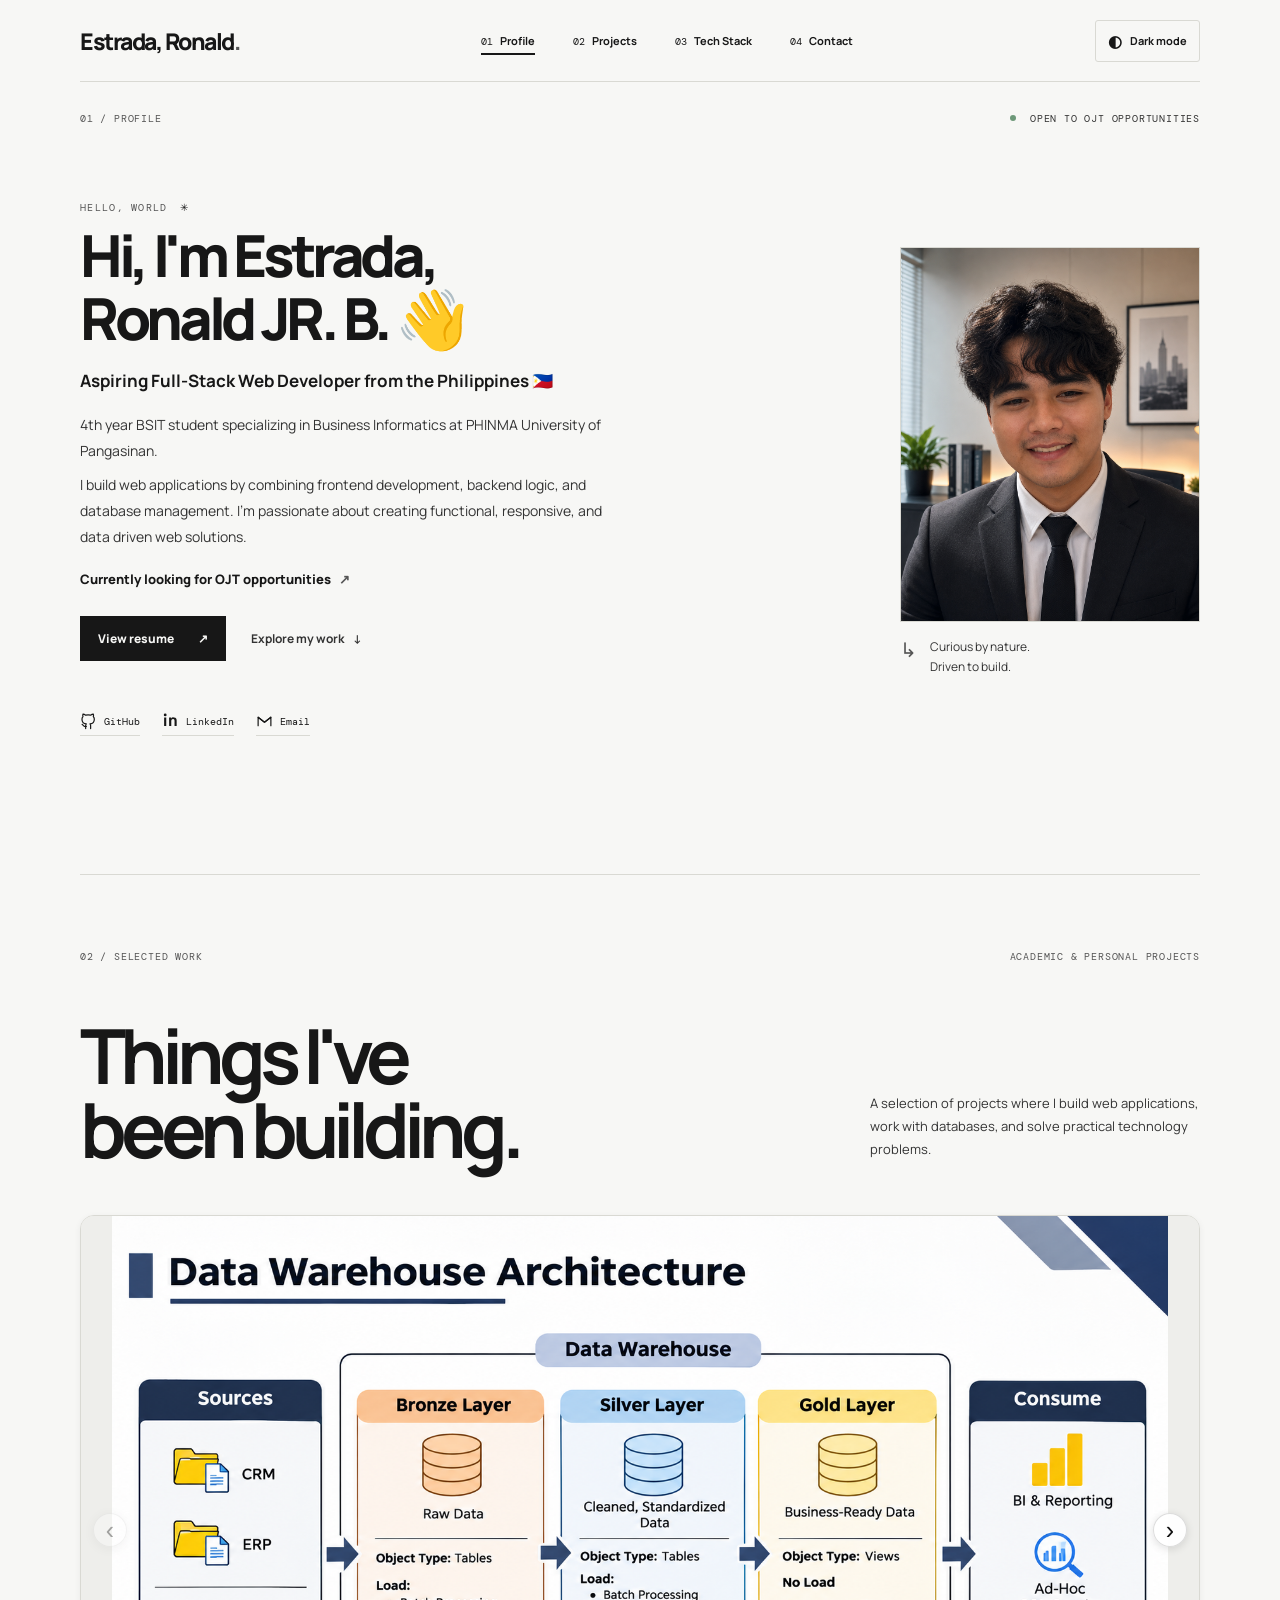
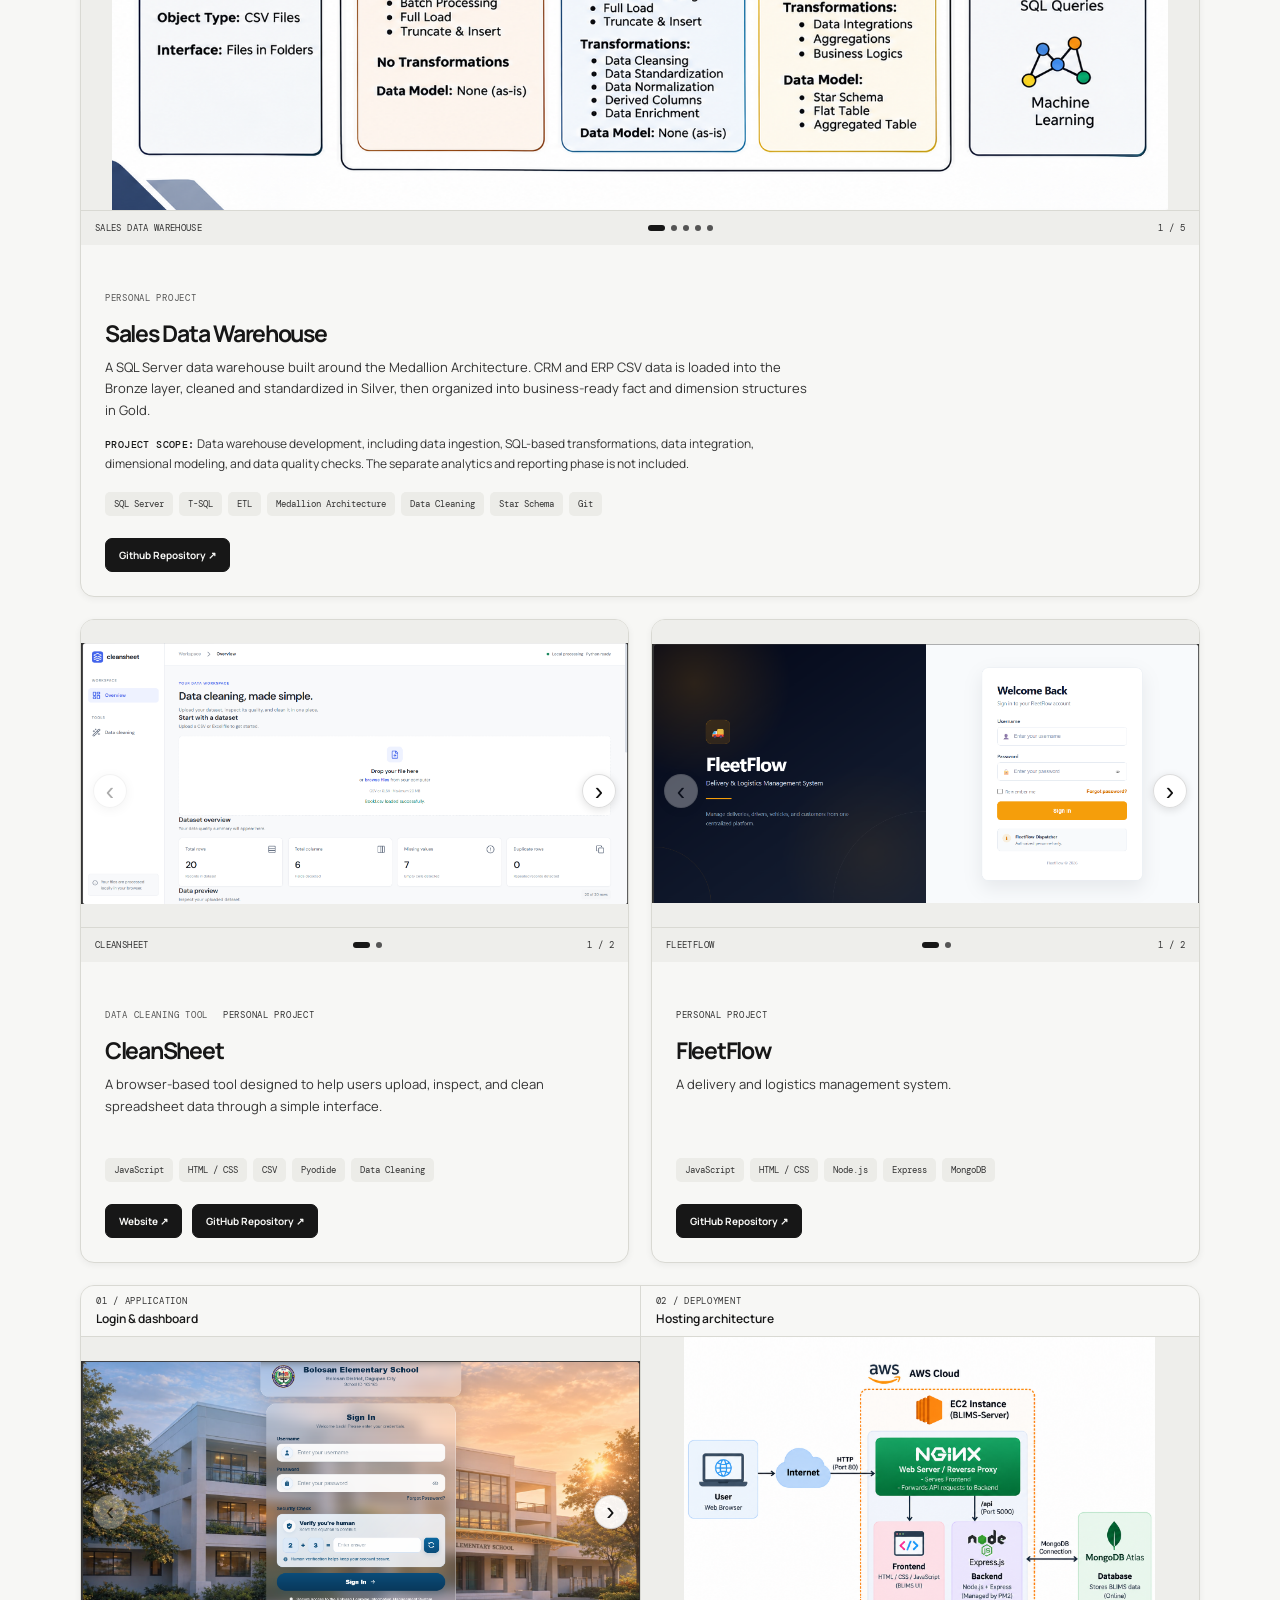
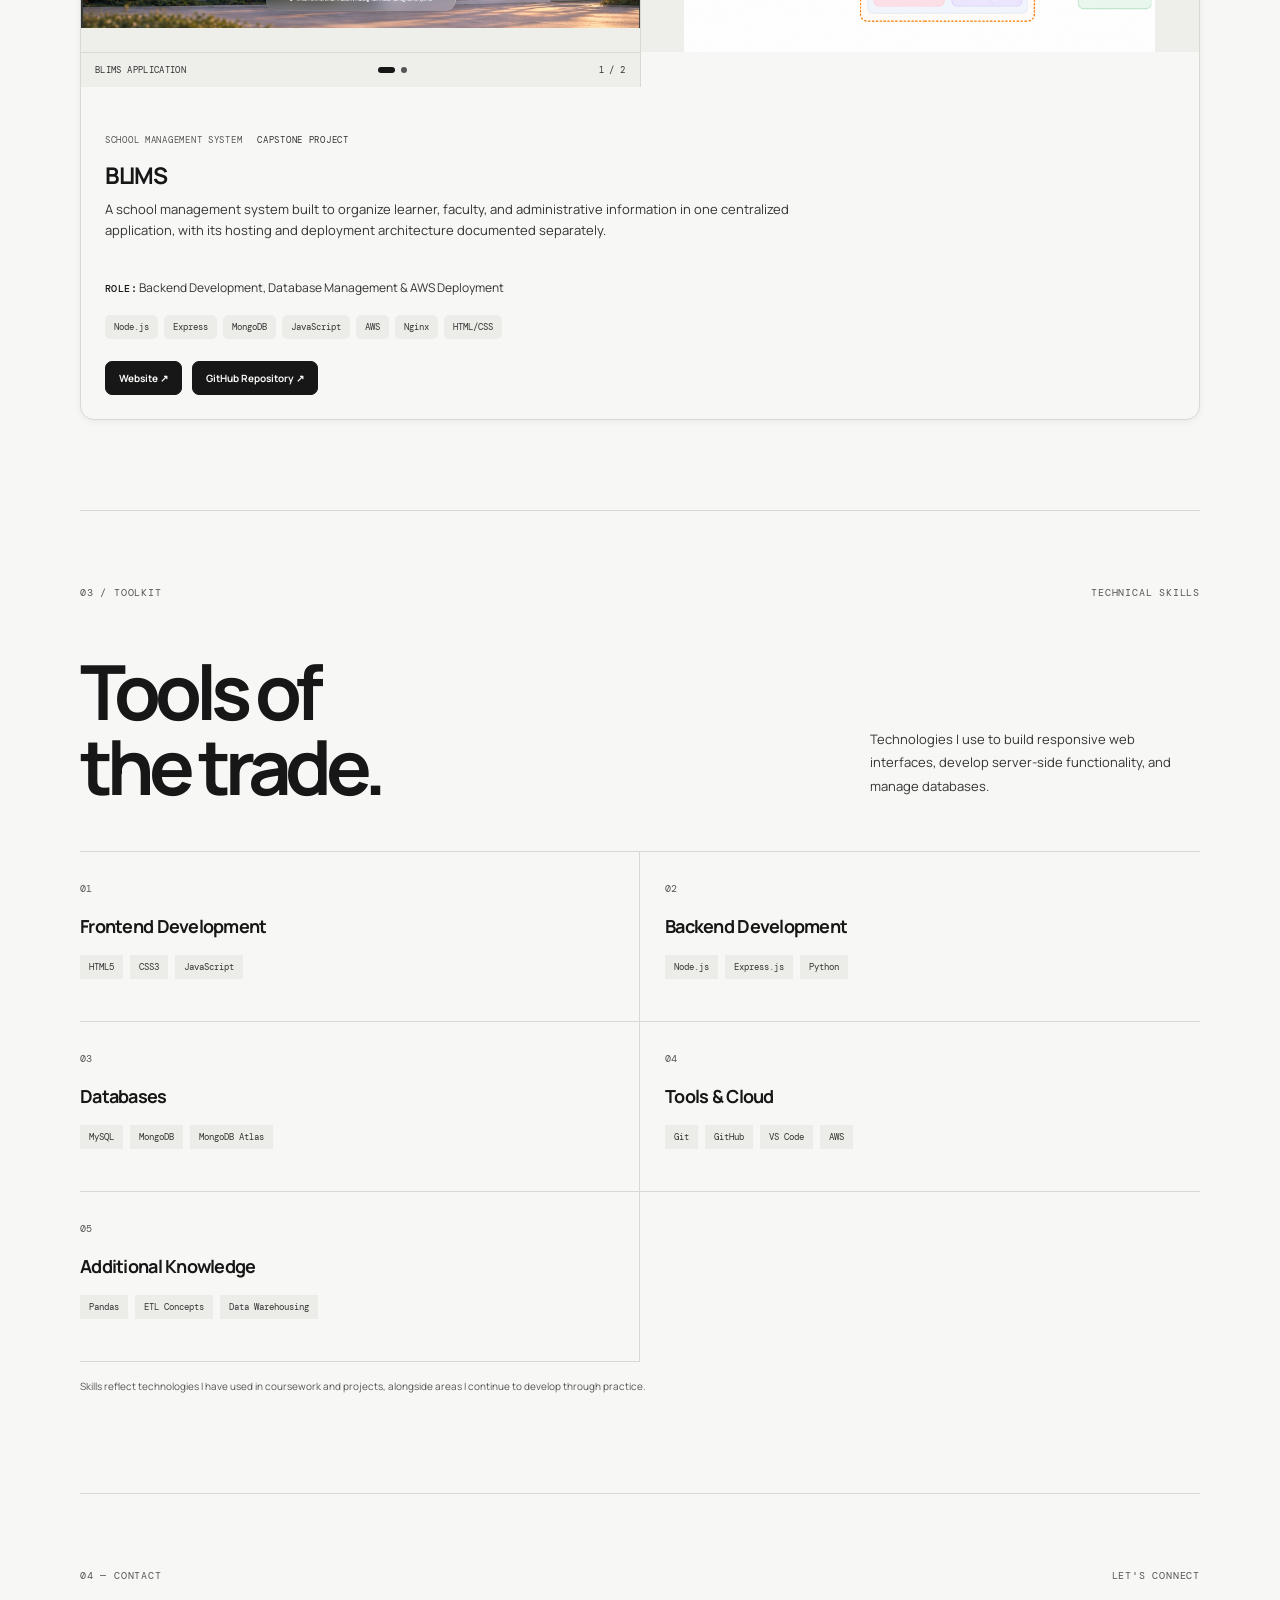
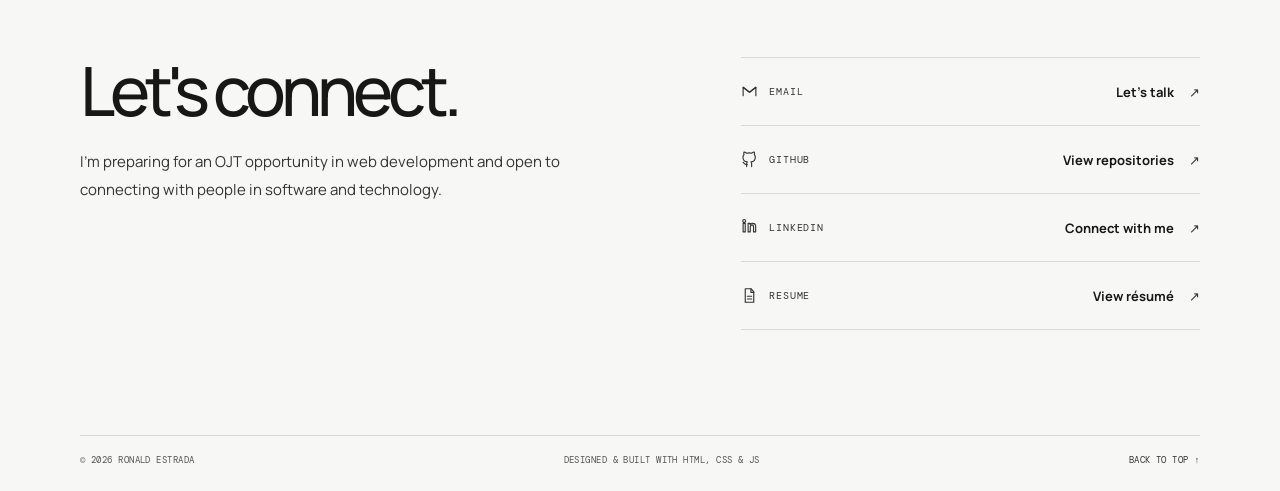
<file: index.html>
<!DOCTYPE html>
<html lang="en" data-theme="light">
<head>
  <meta charset="UTF-8">
  <meta name="viewport" content="width=device-width, initial-scale=1.0">
  <meta name="description" content="Ronald Estrada — aspiring Full-Stack Web Developer, building responsive web applications and database-driven solutions.">
  <meta name="theme-color" content="#f7f7f5">
  <title>Ronald Estrada — Aspiring Full-Stack Web Developer</title>
  <link rel="preconnect" href="https://fonts.googleapis.com">
  <link rel="preconnect" href="https://fonts.gstatic.com" crossorigin>
  <link href="https://fonts.googleapis.com/css2?family=DM+Mono:wght@400;500&family=Manrope:wght@400;500;600;700;800&display=swap" rel="stylesheet">
  <link rel="stylesheet" href="css/style.css">
  <script src="js/script.js" defer></script>
</head>
<body>
  <header class="site-header">
    <a class="wordmark" href="#profile" aria-label="Ronald Estrada home">Estrada, Ronald<span>.</span></a>
    <nav class="main-nav" aria-label="Main navigation">
      <a href="#profile" class="is-active" aria-current="location"><span>01</span> Profile</a>
      <a href="#projects"><span>02</span> Projects</a>
      <a href="#stack"><span>03</span> Tech Stack</a>
      <a href="#contact"><span>04</span> Contact</a>
    </nav>
    <button class="theme-toggle" type="button" aria-label="Switch color theme" title="Toggle light and dark mode">
      <span class="theme-icon" aria-hidden="true">◐</span>
      <span class="theme-label">Dark mode</span>
    </button>
  </header>

  <main>
    <section class="hero section-shell" id="profile">
      <div class="section-kicker"><span>01 / PROFILE</span><span class="availability"><i></i> OPEN TO OJT OPPORTUNITIES</span></div>
      <div class="hero-grid">
        <div class="hero-copy">
          <p class="eyebrow">HELLO, WORLD <span>✳</span></p>
          <h1 class="hero-title">Hi, I'm Estrada,<br><span>Ronald JR. B. 👋</span></h1>
          <p class="hero-role">Aspiring Full-Stack Web Developer from the Philippines 🇵🇭</p>
          <p class="hero-description">4th year BSIT student specializing in Business Informatics at PHINMA University of Pangasinan.</p>
          <p class="hero-description">I build web applications by combining frontend development, backend logic, and database management. I'm passionate about creating functional, responsive, and data driven web solutions.</p>
          <p class="hero-availability">Currently looking for OJT opportunities <span>↗</span></p>
          <div class="hero-actions">
            <a class="button button-primary" href="images/Estrada_Ronald_resume.pdf" target="_blank" rel="noopener">View resume <span>↗</span></a>
            <a class="text-link" href="#projects">Explore my work <span>↓</span></a>
          </div>
          <div class="social-links" aria-label="Social links">
            <a href="https://github.com/estradaronald" target="_blank" rel="noopener" aria-label="GitHub" title="GitHub">
              <svg viewBox="0 0 24 24" aria-hidden="true"><path d="M9 19c-4.3 1.4-4.3-2.5-6-3m12 6v-3.9a3.4 3.4 0 0 0-.9-2.7c3-.3 6.1-1.5 6.1-6.7a5.2 5.2 0 0 0-1.4-3.6 4.8 4.8 0 0 0-.1-3.6S17.5 1.2 15 3.1a13.3 13.3 0 0 0-7 0C5.5 1.2 4.3 1.5 4.3 1.5a4.8 4.8 0 0 0-.1 3.6 5.2 5.2 0 0 0-1.4 3.6c0 5.2 3.1 6.4 6.1 6.7A3.4 3.4 0 0 0 8 18v4"/></svg>
              <span>GitHub</span>
            </a>
            <a href="https://www.linkedin.com/in/ronald-estrada-b261123ba/" target="_blank" rel="noopener" aria-label="LinkedIn" title="LinkedIn">
              <svg viewBox="0 0 24 24" aria-hidden="true"><path d="M4.5 3.5a2 2 0 1 0 0 4 2 2 0 0 0 0-4ZM3 9h3v12H3zM10 9h2.9v1.6h.1A3.2 3.2 0 0 1 16.9 9c3.2 0 3.8 2.1 3.8 4.8V21h-3v-6.4c0-1.5 0-3.4-2.1-3.4s-2.5 1.6-2.5 3.3V21h-3z"/></svg>
              <span>LinkedIn</span>
            </a>
            <a href="mailto:estradaronald287@gmail.com" aria-label="Email" title="Email">
              <svg viewBox="0 0 24 24" aria-hidden="true"><path d="M3 18V6l9 7 9-7v12"/><path d="M3 6l9 7 9-7"/></svg>
              <span>Email</span>
            </a>
          </div>
        </div>
        <aside class="hero-aside">
          <div class="portrait-placeholder">
            <img class="profile-photo" src="images/estra_prof.png" alt="Portrait of Ronald Estrada">
           
       
          </div>
          <div class="hero-note"><span class="note-mark">↳</span><p>Curious by nature.<br>Driven to build.</p></div>
        </aside>
      </div>
    </section>

    <section class="content-section section-shell" id="projects">
      <div class="section-kicker"><span>02 / SELECTED WORK</span><span>ACADEMIC & PERSONAL PROJECTS</span></div>
      <div class="section-heading">
        <h2>Things I've<br><span>been building.</span></h2>
        <p>A selection of projects where I build web applications, work with databases, and solve practical technology problems.</p>
      </div>
      <div class="project-grid">
        <!-- Featured Data Warehouse project -->
        <article class="project-card project-card-wide project-card-featured">
          <div class="project-carousel" data-carousel aria-label="Sales Data Warehouse diagram gallery">
            <div class="carousel-track">
              <a class="project-slide" href="images/Data Warehouse Architecture Infographic.png" target="_blank" rel="noopener" aria-label="Open Data Warehouse Architecture diagram">
                <img src="images/Data Warehouse Architecture Infographic.png" alt="Data Warehouse Architecture showing CRM and ERP sources flowing through Bronze, Silver, and Gold layers">
                <span class="image-placeholder"><strong>Data Warehouse Architecture</strong><small>Architecture overview</small></span>
              </a>
              <a class="project-slide" href="images/02.png" target="_blank" rel="noopener" aria-label="Open Data Flow diagram">
                <img src="images/02.png" alt="Data lineage from CRM and ERP source tables through Bronze and Silver layers into Gold fact and dimension tables">
                <span class="image-placeholder"><strong>Data Flow</strong><small>Data lineage</small></span>
              </a>
              <a class="project-slide" href="images/03.png" target="_blank" rel="noopener" aria-label="Open Data Integration diagram">
                <img src="images/03.png" alt="CRM and ERP table relationships for sales, products, and customers">
                <span class="image-placeholder"><strong>Data Integration</strong><small>Source table relationships</small></span>
              </a>
              <a class="project-slide" href="images/04.png" target="_blank" rel="noopener" aria-label="Open Bronze Silver Gold overview">
                <img src="images/04.png" alt="Comparison of Bronze, Silver, and Gold layer definitions, objectives, loading, transformations, and data modeling">
                <span class="image-placeholder"><strong>Layer Overview</strong><small>Bronze, Silver, and Gold</small></span>
              </a>
              <a class="project-slide" href="images/05.png" target="_blank" rel="noopener" aria-label="Open Data Pipeline by Layer diagram">
                <img src="images/05.png" alt="ETL workflow for Bronze, Silver, and Gold layers showing analysis, coding, validation, and documentation">
                <span class="image-placeholder"><strong>Data Pipeline by Layer</strong><small>ETL workflow</small></span>
              </a>
              
            </div>
            <button class="carousel-arrow carousel-prev" type="button" aria-label="Previous image">‹</button>
            <button class="carousel-arrow carousel-next" type="button" aria-label="Next image">›</button>
            <div class="carousel-footer"><span class="carousel-caption">Sales Data Warehouse</span><div class="carousel-dots" aria-label="Choose image"></div><span class="carousel-count">1 / 6</span></div>
          </div>
          <div class="project-content">
            <div class="project-topline"><span class="project-type">PERSONAL PROJECT</span></div>
            <h3>Sales Data Warehouse</h3>
            <p>A SQL Server data warehouse built around the Medallion Architecture. CRM and ERP CSV data is loaded into the Bronze layer, cleaned and standardized in Silver, then organized into business-ready fact and dimension structures in Gold.</p>
            <p class="project-role"><strong>Project scope:</strong> Data warehouse development, including data ingestion, SQL-based transformations, data integration, dimensional modeling, and data quality checks. The separate analytics and reporting phase is not included.</p>
            <div class="tag-list"><span>SQL Server</span><span>T-SQL</span><span>ETL</span><span>Medallion Architecture</span><span>Data Cleaning</span><span>Star Schema</span><span>Git</span></div>
            <div class="project-links"><a href="https://github.com/estradaronald/sql_data_warehouse" target="_blank" rel="noopener">Github Repository ↗</a></div>
     
          </div>
        </article>

        <article class="project-card">
          <div class="project-carousel" data-carousel aria-label="CleanSheet image gallery">
          <div class="carousel-track">
            <a class="project-slide" href="images/C1.png" target="_blank" rel="noopener" aria-label="Open CleanSheet image 1">
              <img src="images/C1.png" alt="CleanSheet upload and overview screen">
              <span class="image-placeholder"><strong>CleanSheet 1</strong><small>Add image: cleansheet-1.png</small></span>
            </a>
            <a class="project-slide" href="images/C2.png" target="_blank" rel="noopener" aria-label="Open CleanSheet image 2">
              <img src="images/C2.png" alt="CleanSheet data cleaning screen">
              <span class="image-placeholder"><strong>CleanSheet 2</strong><small>Add image: cleansheet-2.png</small></span>
            </a>
          </div>
          <button class="carousel-arrow carousel-prev" type="button" aria-label="Previous image">‹</button>
          <button class="carousel-arrow carousel-next" type="button" aria-label="Next image">›</button>
          <div class="carousel-footer"><span class="carousel-caption">CleanSheet</span><div class="carousel-dots" aria-label="Choose image"></div><span class="carousel-count">1 / 2</span></div>
        </div>
          <div class="project-content">
            <div class="project-topline"><span class="project-type">DATA CLEANING TOOL</span><span class="project-status">PERSONAL PROJECT</span></div>
            <h3>CleanSheet</h3>
            <p>A browser-based tool designed to help users upload, inspect, and clean spreadsheet data through a simple interface.</p>
            <div class="tag-list"><span>JavaScript</span><span>HTML / CSS</span><span>CSV</span><span>Pyodide</span><span>Data Cleaning</span></div>
            <div class="project-links"><a href="https://cleansheet-3ks.pages.dev" target="_blank" rel="noopener">Website ↗</a><a href="https://github.com/estradaronald/cleansheet" target="_blank" rel="noopener">GitHub Repository ↗</a></div>
          </div>
        </article>

        <article class="project-card">
          <div class="project-carousel" data-carousel aria-label="FleetFlow image gallery">
          <div class="carousel-track">
            <a class="project-slide" href="images/F1.png" target="_blank" rel="noopener" aria-label="Open FleetFlow image 1">
              <img src="images/F1.png" alt="FleetFlow login screen">
              <span class="image-placeholder"><strong>FleetFlow 1</strong><small>Add image: fleetflow-1.png</small></span>
            </a>
            <a class="project-slide" href="images/F2.png" target="_blank" rel="noopener" aria-label="Open FleetFlow image 2">
              <img src="images/F2.png" alt="FleetFlow dashboard screen">
              <span class="image-placeholder"><strong>FleetFlow 2</strong><small>Add image: fleetflow-2.png</small></span>
            </a>
          </div>
          <button class="carousel-arrow carousel-prev" type="button" aria-label="Previous image">‹</button>
          <button class="carousel-arrow carousel-next" type="button" aria-label="Next image">›</button>
          <div class="carousel-footer"><span class="carousel-caption">FleetFlow</span><div class="carousel-dots" aria-label="Choose image"></div><span class="carousel-count">1 / 2</span></div>
        </div>
          <div class="project-content">
            <div class="project-topline"><span class="project-status">PERSONAL PROJECT</span></div>
            <h3>FleetFlow</h3>
            <p>A delivery and logistics management system.</p>
            <div class="tag-list"><span>JavaScript</span><span>HTML / CSS</span><span>Node.js</span><span>Express</span><span>MongoDB</span></div>
            <div class="project-links"><a href="https://github.com/estradaronald/FleetFlow_V2" target="_blank" rel="noopener">GitHub Repository ↗</a></div>
          </div>
        </article>

        <article class="project-card project-card-wide">
          <div class="blims-galleries">
            <section class="blims-gallery-section">
              <div class="gallery-heading"><span>01 / APPLICATION</span><strong>Login & dashboard</strong></div>
              <div class="project-carousel" data-carousel aria-label="BLIMS application image gallery">
          <div class="carousel-track">
            <a class="project-slide" href="images/B1.png" target="_blank" rel="noopener" aria-label="Open BLIMS application image 1">
              <img src="images/B1.png" alt="BLIMS login page">
              <span class="image-placeholder"><strong>BLIMS application 1</strong><small>Add image: blims-login.png</small></span>
            </a>
            <a class="project-slide" href="images/B2.png" target="_blank" rel="noopener" aria-label="Open BLIMS application image 2">
              <img src="images/B2.png" alt="BLIMS dashboard">
              <span class="image-placeholder"><strong>BLIMS application 2</strong><small>Add image: blims-dashboard.png</small></span>
            </a>
          </div>
          <button class="carousel-arrow carousel-prev" type="button" aria-label="Previous image">‹</button>
          <button class="carousel-arrow carousel-next" type="button" aria-label="Next image">›</button>
          <div class="carousel-footer"><span class="carousel-caption">BLIMS application</span><div class="carousel-dots" aria-label="Choose image"></div><span class="carousel-count">1 / 2</span></div>
        </div>
            </section>
            <section class="blims-gallery-section">
              <div class="gallery-heading"><span>02 / DEPLOYMENT</span><strong>Hosting architecture</strong></div>
              <div class="project-carousel single-image-gallery" aria-label="BLIMS hosting architecture">
          <a class="project-slide" href="images/A.png" target="_blank" rel="noopener" aria-label="Open BLIMS hosting architecture">
            <img src="images/A.png" alt="BLIMS hosting architecture diagram">
            <span class="image-placeholder"><strong>BLIMS hosting architecture</strong><small>Add image: blims-architecture.png</small></span>
          </a>
        </div>
            </section>
          </div>
          <div class="project-content">
            <div class="project-topline"><span class="project-type">SCHOOL MANAGEMENT SYSTEM</span><span class="project-status">CAPSTONE PROJECT</span></div>
            <h3>BLIMS</h3>
            <p>A school management system built to organize learner, faculty, and administrative information in one centralized application, with its hosting and deployment architecture documented separately.</p>
            <p class="project-role"><strong>Role:</strong> Backend Development, Database Management & AWS Deployment</p>
            <div class="tag-list"><span>Node.js</span><span>Express</span><span>MongoDB</span><span>JavaScript</span><span>AWS</span><span>Nginx</span><span>HTML/CSS</span></div>
            <div class="project-links"><a href="http://13.214.184.134/" target="_blank" rel="noopener">Website ↗</a><a href="https://github.com/estradaronald/BLIMS_V2" target="_blank" rel="noopener">GitHub Repository ↗</a></div>
          </div>
        </article>
      </div>
    </section>

    <section class="content-section section-shell" id="stack">
      <div class="section-kicker"><span>03 / TOOLKIT</span><span>TECHNICAL SKILLS</span></div>
      <div class="section-heading">
        <h2>Tools of<br><span>the trade.</span></h2>
        <p>Technologies I use to build responsive web interfaces, develop server-side functionality, and manage databases.</p>
      </div>
      <div class="stack-grid">
        <div class="stack-group"><span class="stack-number">01</span><h3>Frontend Development</h3><div class="stack-items"><span>HTML5</span><span>CSS3</span><span>JavaScript</span></div></div>
        <div class="stack-group"><span class="stack-number">02</span><h3>Backend Development</h3><div class="stack-items"><span>Node.js</span><span>Express.js</span><span>Python</span></div></div>
        <div class="stack-group"><span class="stack-number">03</span><h3>Databases</h3><div class="stack-items"><span>MySQL</span><span>MongoDB</span><span>MongoDB Atlas</span></div></div>
        <div class="stack-group"><span class="stack-number">04</span><h3>Tools & Cloud</h3><div class="stack-items"><span>Git</span><span>GitHub</span><span>VS Code</span><span>AWS</span></div></div>
        <div class="stack-group"><span class="stack-number">05</span><h3>Additional Knowledge</h3><div class="stack-items"><span>Pandas</span><span>ETL Concepts</span><span>Data Warehousing</span></div></div>
      </div>
      <p class="stack-footnote">Skills reflect technologies I have used in coursework and projects, alongside areas I continue to develop through practice.</p>
    </section>

    <section class="contact-section section-shell" id="contact">
      <div class="section-kicker"><span>04 — CONTACT</span><span>LET'S CONNECT</span></div>
      <div class="contact-layout">
        <div class="contact-intro">
          <h2>Let's connect<span>.</span></h2>
          <p>I'm preparing for an OJT opportunity in web development and open to connecting with people in software and technology.</p>
        </div>
        <div class="contact-list">
          <a class="contact-row" href="mailto:estradaronald287@gmail.com">
            <span class="contact-label"><svg viewBox="0 0 24 24" aria-hidden="true"><path d="M3 18V6l9 7 9-7v12"/><path d="M3 6l9 7 9-7"/></svg>EMAIL</span>
            <span class="contact-action">Let's talk <b>↗</b></span>
          </a>
          <a class="contact-row" href="https://github.com/estradaronald" target="_blank" rel="noopener">
            <span class="contact-label"><svg viewBox="0 0 24 24" aria-hidden="true"><path d="M9 19c-4.3 1.4-4.3-2.5-6-3m12 6v-3.9a3.4 3.4 0 0 0-.9-2.7c3-.3 6.1-1.5 6.1-6.7a5.2 5.2 0 0 0-1.4-3.6 4.8 4.8 0 0 0-.1-3.6S17.5 1.2 15 3.1a13.3 13.3 0 0 0-7 0C5.5 1.2 4.3 1.5 4.3 1.5a4.8 4.8 0 0 0-.1 3.6 5.2 5.2 0 0 0-1.4 3.6c0 5.2 3.1 6.4 6.1 6.7A3.4 3.4 0 0 0 8 18v4"/></svg>GITHUB</span>
            <span class="contact-action">View repositories <b>↗</b></span>
          </a>
          <a class="contact-row" href="https://www.linkedin.com/in/ronald-estrada-b261123ba/" target="_blank" rel="noopener">
            <span class="contact-label"><svg viewBox="0 0 24 24" aria-hidden="true"><path d="M4.5 3.5a2 2 0 1 0 0 4 2 2 0 0 0 0-4ZM3 9h3v12H3zM10 9h2.9v1.6h.1A3.2 3.2 0 0 1 16.9 9c3.2 0 3.8 2.1 3.8 4.8V21h-3v-6.4c0-1.5 0-3.4-2.1-3.4s-2.5 1.6-2.5 3.3V21h-3z"/></svg>LINKEDIN</span>
            <span class="contact-action">Connect with me <b>↗</b></span>
          </a>
          <a class="contact-row" href="images/resume2.pdf" target="_blank" rel="noopener">
            <span class="contact-label"><svg viewBox="0 0 24 24" aria-hidden="true"><path d="M6 2.5h8l4 4v15H6z"/><path d="M14 2.5v5h4M9 13h6M9 17h6"/></svg>RESUME</span>
            <span class="contact-action">View résumé <b>↗</b></span>
          </a>
        </div>
      </div>
      <footer class="site-footer">
        <span>© <span id="year"></span> RONALD ESTRADA</span>
        <span>DESIGNED & BUILT WITH HTML, CSS & JS</span>
        <a href="#profile">BACK TO TOP ↑</a>
      </footer>
    </section>
  </main>
</body>
</html>
</file>
<file: css/style.css>
:root {
  color-scheme: light;
  --bg: #f7f7f5;
  --surface: #eeeeeb;
  --text: #171717;
  --muted: #171717;
  --subtle: #171717;
  --line: #d9d9d3;
  --accent: #252525;
  --tag-bg: #ecece8;
  --max-width: 1120px;
  --mono: "DM Mono", monospace;
  --sans: "Manrope", Arial, sans-serif;
}
html[data-theme="dark"] {
  color-scheme: dark;
  --bg: #08090d;
  --surface: #111319;
  --text: #f1f1ed;
  --muted: #f1f1ed;
  --subtle: #f1f1ed;
  --line: #292b31;
  --accent: #f1f1ed;
  --tag-bg: #17191f;
}
* { box-sizing: border-box; }
html { scroll-behavior: smooth; scroll-padding-top: 100px; }
body { margin: 0; background: var(--bg); color: var(--text); font-family: var(--sans); transition: background .25s ease, color .25s ease; }
a { color: inherit; text-decoration: none; }
.site-header { position: sticky; top: 0; z-index: 1000; width: min(var(--max-width), calc(100% - 64px)); min-height: 82px; margin: auto; display: flex; background: var(--bg); align-items: center; justify-content: space-between; gap: 28px; border-bottom: 1px solid var(--line); }
.wordmark { font-size: 23px; font-weight: 800; letter-spacing: -1.5px; }
.wordmark span { color: var(--subtle); }
.main-nav { display: flex; align-items: center; gap: clamp(14px, 3vw, 38px); }
.main-nav a, .theme-toggle { font-size: 11px; font-weight: 700; }
.main-nav a { color: var(--muted); transition: color .2s ease; }
.main-nav a:hover, .main-nav a:focus-visible { color: var(--text); }
.main-nav a span { color: var(--subtle); font: 10px var(--mono); margin-right: 5px; }
.theme-toggle { display: inline-flex; align-items: center; gap: 8px; padding: 9px 12px; border: 1px solid var(--line); border-radius: 3px; color: var(--text); background: transparent; cursor: pointer; font-family: var(--sans); }
.theme-icon { font-size: 16px; }
.section-shell { width: min(var(--max-width), calc(100% - 64px)); margin-inline: auto; }
.hero { padding-top: 30px; padding-bottom: 80px; }
.section-kicker { display: flex; justify-content: space-between; gap: 20px; color: var(--subtle); font: 10px var(--mono); letter-spacing: .08em; }
.availability { color: var(--muted); }
.availability i { display: inline-block; width: 6px; height: 6px; margin: 0 7px 1px 0; border-radius: 50%; background: #6d9878; }
.hero-grid { display: grid; grid-template-columns: 1.35fr .65fr; gap: 70px; align-items: center; padding: 76px 0 58px; }
.eyebrow { color: var(--subtle); font: 10px var(--mono); letter-spacing: .13em; }
.eyebrow span { color: var(--text); margin-left: 5px; }
h1, h2, h3, p { margin-top: 0; }
h1 { margin-bottom: 18px; font-size: clamp(38px, 5.2vw, 58px); line-height: 1.08; letter-spacing: -.075em; font-weight: 800; }
h1 span, h2 span { color: var(--text); }
.hero-role { margin-bottom: 18px; font-size: 17px; line-height: 1.6; font-weight: 700; }
.dot-separator { color: var(--subtle); padding: 0 5px; }
.hero-description { max-width: 530px; margin-bottom: 8px; color: var(--muted); font-size: 14px; line-height: 1.85; }
.hero-availability { margin: 20px 0 0; color: var(--text); font-size: 13px; font-weight: 800; }
.hero-availability span { margin-left: 5px; color: var(--subtle); }
.hero-actions { display: flex; align-items: center; gap: 25px; margin-top: 28px; }
.button { display: inline-flex; align-items: center; justify-content: center; gap: 24px; padding: 13px 17px; border: 1px solid var(--text); font-size: 12px; font-weight: 800; transition: transform .2s ease, background .2s ease, color .2s ease; }
.button:hover { transform: translateY(-2px); }
.button-primary { background: var(--text); color: var(--bg); }
.button-primary:hover { background: transparent; color: var(--text); }
.text-link { color: var(--muted); font-size: 12px; font-weight: 700; }
.text-link span { margin-left: 7px; }
.social-links { display: flex; flex-wrap: wrap; align-items: center; gap: 22px; margin-top: 52px; }
.social-links a { display: inline-flex; align-items: center; gap: 7px; color: var(--text); font: 10px var(--mono); border-bottom: 1px solid var(--line); padding-bottom: 5px; }
.social-links svg { display: block; flex: 0 0 17px; width: 17px; height: 17px; fill: none; stroke: currentColor; stroke-width: 1.7; stroke-linecap: round; stroke-linejoin: round; }
.social-links a:nth-child(2) svg { fill: currentColor; stroke: none; }
.project-links a { color: var(--muted); font: 10px var(--mono); border-bottom: 1px solid var(--line); padding-bottom: 4px; }
.hero-aside { max-width: 300px; justify-self: end; width: 100%; }
.portrait-placeholder { position: relative; isolation: isolate; overflow: hidden; aspect-ratio: 4 / 5; background: var(--surface); border: 1px solid var(--line); display: flex; flex-direction: column; justify-content: space-between; padding: 15px; }
.profile-photo { position: absolute; z-index: -1; inset: 0; width: 100%; height: 100%; display: block; object-fit: cover; object-position: center; }
.portrait-number, .portrait-caption { color: #fff; font: 9px var(--mono); line-height: 1.7; text-shadow: 0 1px 5px rgba(0, 0, 0, .8); }
.hero-note { display: flex; gap: 13px; align-items: flex-start; margin-top: 15px; }
.note-mark { color: var(--subtle); font: 20px var(--mono); }
.hero-note p { color: var(--muted); font-size: 12px; line-height: 1.7; }
.hero-meta { display: flex; justify-content: space-between; gap: 20px; padding-top: 17px; border-top: 1px solid var(--line); color: var(--subtle); font: 9px var(--mono); letter-spacing: .06em; }
.content-section { padding-top: 75px; padding-bottom: 90px; border-top: 1px solid var(--line); }
.section-heading { display: flex; justify-content: space-between; align-items: end; gap: 40px; margin: 55px 0 48px; }
h2 { margin-bottom: 0; font-size: clamp(46px, 7vw, 76px); line-height: .98; letter-spacing: -.08em; }
.section-heading > p { max-width: 330px; margin-bottom: 5px; color: var(--muted); font-size: 13px; line-height: 1.8; }
.project-card { display: grid; grid-template-columns: 45px minmax(0, 1fr) 210px; gap: 25px; padding: 27px 0; border-top: 1px solid var(--line); }
.project-card:last-child { border-bottom: 1px solid var(--line); }
.project-index { color: var(--subtle); font: 11px var(--mono); padding-top: 3px; }
.project-topline { display: flex; flex-wrap: wrap; gap: 15px; color: var(--subtle); font: 9px var(--mono); letter-spacing: .08em; }
.project-status { color: var(--muted); }
.project-main h3 { margin: 14px 0 9px; font-size: 27px; letter-spacing: -.06em; }
.project-main > p { max-width: 570px; margin-bottom: 17px; color: var(--muted); font-size: 12px; line-height: 1.8; }
.tag-list { display: flex; flex-wrap: wrap; gap: 6px; }
.tag-list span, .stack-items span { padding: 6px 9px; background: var(--tag-bg); color: var(--muted); font: 9px var(--mono); }
.project-links { display: flex; gap: 18px; margin-top: 21px; }
.project-visual { min-height: 145px; background: var(--surface); border: 1px solid var(--line); display: flex; flex-direction: column; justify-content: space-between; padding: 14px; }
.project-visual > span { font-size: 46px; font-weight: 800; letter-spacing: -.1em; color: var(--subtle); }
.project-visual small { color: var(--subtle); font: 8px var(--mono); letter-spacing: .08em; }
.stack-grid { display: grid; grid-template-columns: repeat(2, 1fr); border-top: 1px solid var(--line); }
.stack-group { min-height: 170px; padding: 23px 25px 23px 0; border-bottom: 1px solid var(--line); }
.stack-group:nth-child(odd) { border-right: 1px solid var(--line); }
.stack-group:nth-child(even) { padding-left: 25px; }
.stack-number { color: var(--subtle); font: 10px var(--mono); }
.stack-group h3 { margin: 17px 0; font-size: 18px; letter-spacing: -.04em; }
.stack-items { display: flex; flex-wrap: wrap; gap: 7px; }
.stack-footnote { margin-top: 17px; color: var(--subtle); font-size: 10px; }
.contact-section { padding-top: 75px; border-top: 1px solid var(--line); }
.contact-layout { display: grid; grid-template-columns: 1.1fr .9fr; gap: 9%; align-items: start; padding: 75px 0 105px; }
.contact-intro h2 { font-size: clamp(48px, 6vw, 68px); font-weight: 500; letter-spacing: -.075em; }
.contact-intro h2 span { color: var(--text); }
.contact-intro p { max-width: 520px; margin-top: 24px; color: var(--muted); font-size: 15px; line-height: 1.9; }
.contact-list { border-top: 1px solid var(--line); }
.contact-row { min-height: 68px; display: flex; align-items: center; justify-content: space-between; gap: 18px; border-bottom: 1px solid var(--line); transition: padding .2s ease; }
.contact-row:hover { padding-inline: 7px; }
.contact-label { display: inline-flex; align-items: center; gap: 11px; color: var(--muted); font: 10px var(--mono); letter-spacing: .08em; }
.contact-label svg { width: 16px; height: 16px; fill: none; stroke: currentColor; stroke-width: 1.6; stroke-linecap: round; stroke-linejoin: round; }
.contact-label svg path:not(:first-child) { fill: none; }
.contact-action { display: inline-flex; align-items: center; gap: 15px; color: var(--text); font-size: 13px; font-weight: 700; }
.contact-action b { color: var(--muted); font-size: 13px; font-weight: 400; }
.site-footer { display: flex; justify-content: space-between; gap: 20px; padding: 18px 0 25px; border-top: 1px solid var(--line); color: var(--subtle); font: 9px var(--mono); letter-spacing: .05em; }
.site-footer a { color: var(--muted); }
:focus-visible { outline: 2px solid var(--muted); outline-offset: 4px; }
@media (max-width: 760px) {
  .site-header, .section-shell { width: min(100% - 36px, var(--max-width)); }
  .site-header { min-height: 72px; flex-wrap: wrap; gap: 12px; padding: 15px 0; }
  .main-nav { order: 3; width: 100%; justify-content: space-between; gap: 8px; overflow-x: auto; padding: 5px 0 2px; }
  .main-nav a { white-space: nowrap; font-size: 10px; }
  .theme-label { display: inline; }
  .theme-toggle { padding: 7px 9px; }
  .hero-grid { grid-template-columns: 1fr; gap: 40px; padding: 58px 0 40px; }
  .hero-aside { justify-self: start; max-width: 230px; }
  .hero-meta { flex-direction: column; gap: 8px; }
  .section-heading { display: block; margin: 40px 0 35px; }
  .section-heading > p { margin-top: 20px; }
  .project-card { grid-template-columns: 28px minmax(0, 1fr); gap: 13px; }
  .project-visual { grid-column: 2; min-height: 100px; }
  .stack-grid { grid-template-columns: 1fr; }
  .stack-group, .stack-group:nth-child(even) { padding: 22px 0; border-right: 0; }
  .contact-layout { grid-template-columns: 1fr; gap: 35px; padding: 55px 0 75px; }
  .site-footer { flex-direction: column; gap: 10px; }
}
@media (prefers-reduced-motion: reduce) {
  *, *::before, *::after { scroll-behavior: auto !important; transition-duration: .01ms !important; animation-duration: .01ms !important; }
}

/* Keep social and contact icons on a consistent optical baseline. */
.social-links a,
.contact-label {
  align-items: center;
}
.social-links svg,
.contact-label svg {
  display: block;
  flex: 0 0 17px;
  width: 17px;
  height: 17px;
  align-self: center;
}
.social-links a:nth-child(2) svg,
.contact-row:nth-child(3) .contact-label svg {
  transform: translateY(-2px);
}

/* Project cards: screenshot-first layout inspired by the supplied reference. */
.project-grid {
  display: grid;
  grid-template-columns: repeat(2, minmax(0, 1fr));
  gap: 22px;
  align-items: stretch;
}
.project-card {
  display: flex;
  flex-direction: column;
  min-width: 0;
  overflow: hidden;
  padding: 0;
  border: 1px solid var(--line);
  border-radius: 14px;
  background: var(--bg);
  box-shadow: 0 2px 7px rgba(0,0,0,.055);
  transition: transform .2s ease, box-shadow .2s ease;
}
.project-card:hover {
  transform: translateY(-3px);
  box-shadow: 0 8px 22px rgba(0,0,0,.08);
}
.project-image {
  position: relative;
  display: block;
  width: 100%;
  aspect-ratio: 16 / 9;
  overflow: hidden;
  background: var(--surface);
  border-bottom: 1px solid var(--line);
}
.project-image img {
  display: none;
  width: 100%;
  height: 100%;
  object-fit: contain;
  background: var(--surface);
}
.project-image.has-image img { display: block; }
.project-image.has-image .image-placeholder { display: none; }
.image-placeholder {
  position: absolute;
  inset: 0;
  display: flex;
  flex-direction: column;
  align-items: center;
  justify-content: center;
  gap: 8px;
  color: var(--muted);
  text-align: center;
}
.image-placeholder strong { font-size: 18px; letter-spacing: -.04em; }
.image-placeholder small { color: var(--subtle); font: 10px var(--mono); }
.project-content { display: flex; flex: 1; flex-direction: column; padding: 22px 24px 24px; }
.project-content h3 { margin: 13px 0 8px; font-size: 23px; letter-spacing: -.055em; }
.project-content > p { min-height: 66px; margin-bottom: 18px; color: var(--muted); font-size: 13px; line-height: 1.65; }
.project-content .tag-list { margin-top: auto; }
.project-content .tag-list span { border-radius: 5px; }
.project-content .project-links { flex-wrap: wrap; gap: 10px; margin-top: 22px; }
.project-content .project-links a {
  display: inline-flex;
  align-items: center;
  padding: 9px 13px;
  border: 1px solid var(--text);
  border-radius: 7px;
  background: var(--text);
  color: var(--bg);
  font: 10px var(--sans);
  font-weight: 700;
}
.project-content .project-links a:hover { background: transparent; color: var(--text); }
.project-gallery {
  display: grid;
  grid-template-columns: repeat(2, minmax(0, 1fr));
  gap: 1px;
  background: var(--line);
}
.project-gallery .project-image { aspect-ratio: 16 / 10; border: 0; }
.project-card-wide { grid-column: 1 / -1; }
.project-card-wide .project-gallery .project-image { aspect-ratio: 16 / 7; }
@media (max-width: 760px) {
  .project-grid { grid-template-columns: 1fr; gap: 18px; }
  .project-card-wide { grid-column: auto; }
  .project-gallery { grid-template-columns: 1fr; }
  .project-card-wide .project-gallery .project-image { aspect-ratio: 16 / 9; }
  .project-content { padding: 19px; }
  .project-content > p { min-height: 0; }
}

/* Swipeable project screenshot galleries */
.project-carousel { position: relative; min-width: 0; background: var(--surface); }
.carousel-track {
  display: flex; overflow-x: auto; scroll-snap-type: x mandatory; scroll-behavior: smooth;
  scrollbar-width: none; overscroll-behavior-x: contain; touch-action: pan-x pan-y;
}
.carousel-track::-webkit-scrollbar { display: none; }
.project-slide {
  position: relative; display: block; flex: 0 0 100%; width: 100%; aspect-ratio: 16 / 9;
  overflow: hidden; scroll-snap-align: start; background: var(--surface);
}
.project-slide img { display: none; width: 100%; height: 100%; object-fit: contain; }
.project-slide.has-image img { display: block; }
.project-slide.has-image .image-placeholder { display: none; }
.project-slide .image-placeholder {
  position: absolute; inset: 0; display: flex; flex-direction: column; align-items: center;
  justify-content: center; gap: 8px; color: var(--muted); text-align: center;
}
.project-slide .image-placeholder strong { font-size: 18px; letter-spacing: -.04em; }
.project-slide .image-placeholder small { color: var(--subtle); font: 10px var(--mono); }
.carousel-arrow {
  position: absolute; top: 50%; z-index: 2; transform: translateY(-50%);
  width: 34px; height: 34px; display: grid; place-items: center; border: 1px solid rgba(120,120,120,.25);
  border-radius: 50%; background: rgba(255,255,255,.92); color: #111; font-size: 25px;
  line-height: 1; cursor: pointer; box-shadow: 0 2px 8px rgba(0,0,0,.12);
}
.carousel-prev { left: 12px; }
.carousel-next { right: 12px; }
.carousel-arrow:disabled { opacity: .35; cursor: default; }
.carousel-footer {
  min-height: 35px; display: flex; align-items: center; justify-content: space-between; gap: 10px;
  padding: 7px 14px; border-top: 1px solid var(--line); color: var(--muted);
  font: 9px var(--mono); letter-spacing: .04em; text-transform: uppercase;
}
.carousel-dots { display: flex; align-items: center; justify-content: center; gap: 6px; }
.carousel-dot { width: 6px; height: 6px; padding: 0; border: 0; border-radius: 50%; background: var(--subtle); cursor: pointer; }
.carousel-dot[aria-current="true"] { width: 17px; border-radius: 5px; background: var(--text); }
.carousel-count { font-variant-numeric: tabular-nums; }
.blims-galleries { display: grid; grid-template-columns: 1fr 1fr; gap: 1px; background: var(--line); }
.blims-gallery-section { min-width: 0; background: var(--bg); }
.gallery-heading {
  min-height: 48px; display: flex; flex-direction: column; justify-content: center; gap: 3px;
  padding: 9px 15px; border-bottom: 1px solid var(--line);
}
.gallery-heading span { color: var(--muted); font: 9px var(--mono); letter-spacing: .08em; }
.gallery-heading strong { color: var(--text); font-size: 12px; font-weight: 600; }
.project-card-wide .project-content { max-width: 760px; }
@media (max-width: 760px) {
  .blims-galleries { grid-template-columns: 1fr; }
  .carousel-arrow { width: 30px; height: 30px; }
}


/* Mobile theme contrast fix: keep every text element readable in both themes. */
@media (max-width: 760px) {
  html,
  body {
    background-color: var(--bg) !important;
    color: var(--text) !important;
    -webkit-text-size-adjust: 100%;
  }

  body :where(h1, h2, h3, h4, p, li, small, strong, em, b, span, label,
    a, button, time, code, .section-kicker, .eyebrow, .hero-role,
    .hero-description, .hero-availability, .hero-note p, .hero-meta,
    .section-heading > p, .project-topline, .project-status,
    .project-content > p, .tag-list span, .stack-items span,
    .stack-footnote, .contact-intro p, .contact-label,
    .contact-action, .site-footer, .site-footer a,
    .carousel-footer, .gallery-heading, .image-placeholder) {
    color: var(--text);
  }

  body :where(.main-nav a, .main-nav a span, .availability,
    .section-kicker, .eyebrow, .project-index, .project-topline,
    .project-status, .stack-number, .stack-footnote, .hero-meta,
    .carousel-footer, .gallery-heading span, .image-placeholder small) {
    color: var(--muted);
  }

  body :where(.tag-list span, .stack-items span) {
    background-color: var(--tag-bg);
  }

  .site-header,
  .project-card,
  .blims-gallery-section,
  .project-content {
    background-color: var(--bg);
  }

  .theme-toggle {
    color: var(--text);
    border-color: var(--line);
    background-color: var(--bg);
  }

  .button-primary,
  .project-content .project-links a {
    color: var(--bg);
    background-color: var(--text);
    border-color: var(--text);
  }

  .text-link,
  .project-links a,
  .contact-action,
  .social-links a {
    color: var(--text);
  }

  .carousel-arrow {
    color: #111;
    background-color: rgba(255,255,255,.96);
  }
}

html[data-theme="light"] {
  --text: #171717;
  --muted: #333333;
  --subtle: #555555;
}
html[data-theme="dark"] {
  --text: #f4f4f0;
  --muted: #d0d0ca;
  --subtle: #b8b8b1;
}

/* Keep the Light mode / Dark mode label visible on mobile. */
@media (max-width: 760px) {
  .theme-toggle {
    display: inline-flex;
    width: auto;
    min-width: max-content;
    max-width: none;
    flex: 0 0 auto;
    white-space: nowrap;
    gap: 7px;
    padding: 8px 10px;
    font-size: 11px;
    line-height: 1.2;
    color: var(--text);
  }
  .theme-label {
    display: inline !important;
    visibility: visible !important;
    opacity: 1 !important;
    color: var(--text) !important;
  }
  .theme-icon {
    display: inline-block;
    flex: 0 0 auto;
    color: var(--text);
  }
}

/* High-contrast navigation and supporting text to match the preferred dark reference. */
.main-nav a,
.main-nav a span {
  color: var(--text);
}
html[data-theme="dark"] {
  --bg: #08090d;
  --surface: #111319;
  --text: #f4f4f0;
  --muted: #e0e0da;
  --subtle: #c7c7c0;
  --line: #292b31;
  --accent: #f4f4f0;
  --tag-bg: #17191f;
}
@media (max-width: 760px) {
  .main-nav a,
  .main-nav a span {
    color: var(--text) !important;
  }
}

/* BLIMS hosting architecture uses one static image, not a carousel. */
.single-image-gallery .carousel-track { display: block; }
.single-image-gallery .project-slide { display: block; }
.single-image-gallery .carousel-arrow,
.single-image-gallery .carousel-footer { display: none !important; }
.single-image-gallery .project-slide img {
  display: none;
  width: 100%;
  height: 100%;
  object-fit: contain;
}
.single-image-gallery .project-slide.has-image img { display: block; }
.single-image-gallery .project-slide.has-image .image-placeholder { display: none; }


/* Project role label */
.project-role {
  min-height: 0 !important;
  margin: -5px 0 18px !important;
  color: var(--muted);
  font-size: 12px !important;
  line-height: 1.6;
}
.project-role strong {
  color: var(--text);
  font-family: var(--mono);
  font-size: 10px;
  font-weight: 500;
  letter-spacing: .04em;
  text-transform: uppercase;
}


/* Featured data warehouse project */
.project-card-featured .project-slide { aspect-ratio: 16 / 8.5; }
.project-card-featured .project-content > p { min-height: 0; max-width: 900px; }
.project-card-featured .project-attribution { margin: 14px 0 0; color: var(--subtle); font: 10px var(--mono); line-height: 1.6; }
@media (max-width: 760px) {
  .project-card-featured .project-slide { aspect-ratio: 16 / 9; }
}


/* Active section hint in the sticky navigation. */
.main-nav a { position: relative; padding: 9px 0; }
.main-nav a::after { content: ""; position: absolute; left: 0; right: 0; bottom: 2px; height: 2px; background: var(--text); transform: scaleX(0); transform-origin: left; transition: transform .2s ease; }
.main-nav a.is-active { color: var(--text); }
.main-nav a.is-active::after { transform: scaleX(1); }
.main-nav a.is-active span { color: var(--text); }
@media (max-width: 760px) { .main-nav a { padding: 8px 0 10px; } }
</file>
